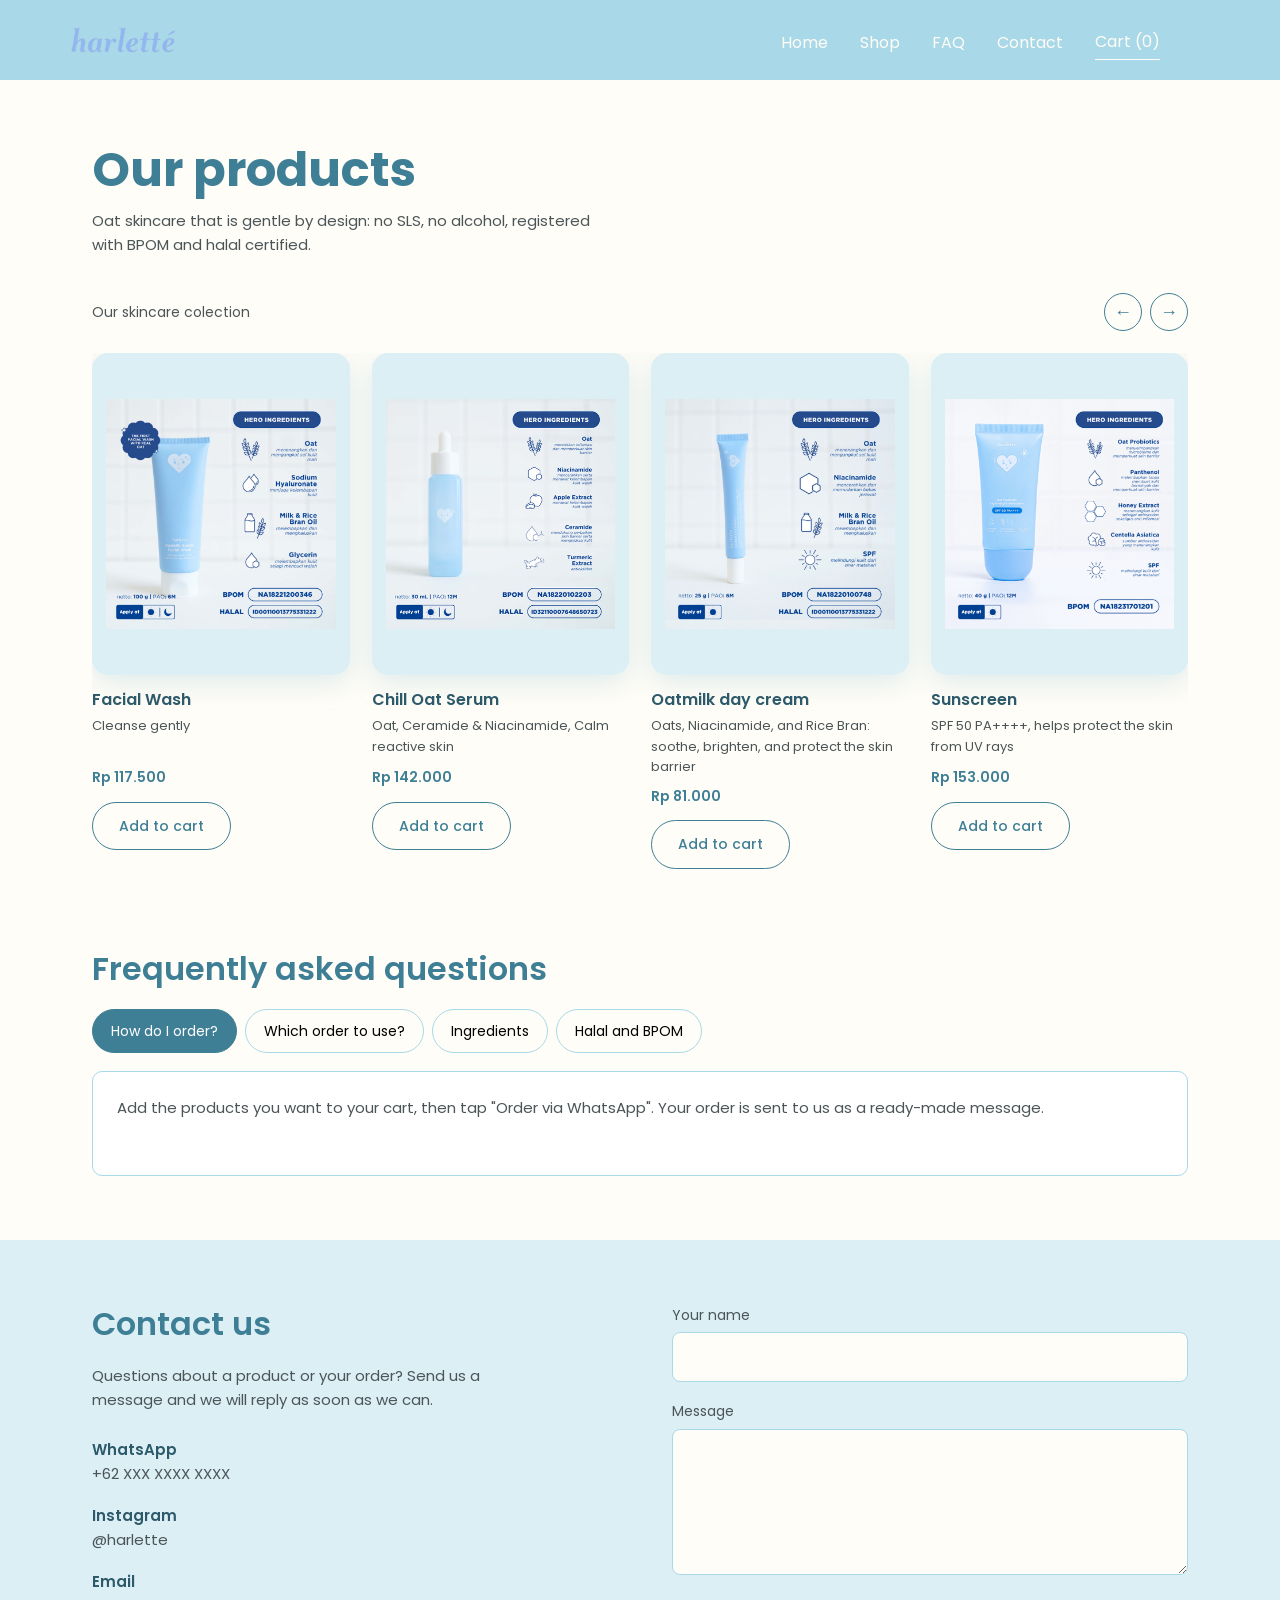
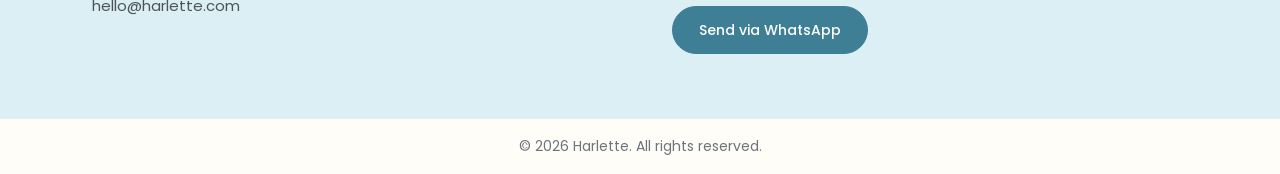
<file: second.html>
<!DOCTYPE html>
<html lang="en">
 
<head>
  <meta charset="UTF-8">
  <meta name="viewport" content="width=device-width, initial-scale=1.0">
  <title>Shop | Harlette</title>
 <!-- googlefont -->
   <link rel="preconnect" href="https://fonts.googleapis.com">
    <link rel="preconnect" href="https://fonts.gstatic.com" crossorigin>
    <link href="https://fonts.googleapis.com/css2?family=Poppins:ital,wght@0,100;0,200;0,300;0,400;0,500;0,600;0,700;0,800;0,900;1,100;1,200;1,300;1,400;1,500;1,600;1,700;1,800;1,900&display=swap" rel="stylesheet">
    <!-- second css -->
  <link rel="stylesheet" href="css/second.css">
</head>
 
<body>
 
  <!-- HEADER  -->
  <header class="header">
    <a href="index.html" class="logo"><img src="assets/Gemini_Generated_Image_1l9sxw1l9sxw1l9s-removebg-preview.png" alt=""></a>
    <nav class="navbar">
      <a href="index.html">Home</a>
      <a href="#shop">Shop</a>
      <a href="#faq">FAQ</a>
      <a href="#contact">Contact</a>
      <button id="cartOpen">Cart (<span id="cartCount">0</span>)</button>
    </nav>
  </header>
 
 
  <main>
 
  <!-- judul -->
  <section class="intro">
    <h1>Our products</h1>
    <p>Oat skincare that is gentle by design: no SLS, no alcohol, registered with BPOM and halal certified.</p>
  </section>
 
 
  <!-- product -->
  <section class="wrap" id="shop">
    <div class="slider-head">
      <p>Our skincare colection</p>
      <div class="arrows">
        <button id="prev" aria-label="Previous">&larr;</button>
        <button id="next" aria-label="Next">&rarr;</button>
      </div>
    </div>
 
    <div class="slider" id="slider">
 
      <article>
        <div class="photo">
          <img src="assets/fw .png" alt="Facial Wash">
        </div>
        <h2 class="name">Facial Wash</h2>
        <p class="tag">Cleanse gently</p>
        <p class="price">Rp 117.500</p>
        <button class="btn add" data-name="Facial Wash">Add to cart</button>
      </article>
 
      <article>
        <div class="photo">
          <img src="assets/serum harlette.png" alt="Chill Oat Serum">
        </div>
        <h2 class="name">Chill Oat Serum</h2>
        <p class="tag">Oat, Ceramide & Niacinamide, Calm reactive skin</p>
        <p class="price">Rp 142.000</p>
        <button class="btn add" data-name="Chill Oat Serum">Add to cart</button>
      </article>
 
      <article>
        <div class="photo">
          <img src="assets/day cream.png" alt="Day Cream">
        </div>
        <h2 class="name">Oatmilk day cream</h2>
        <p class="tag">Oats, Niacinamide, and Rice Bran: soothe, brighten, and protect the skin barrier</p>
        <p class="price">Rp 81.000</p>
        <button class="btn add" data-name="Day Cream">Add to cart</button>
      </article>
 
      <article>
        <div class="photo">
          <img src="assets/sunscreen.png" alt="Sunscreen">
        </div>
        <h2 class="name">Sunscreen</h2>
        <p class="tag"> SPF 50 PA++++, helps protect the skin from UV rays</p>
        <p class="price">Rp 153.000</p>
        <button class="btn add" data-name="Sunscreen">Add to cart</button>
      </article>
 
      <article>
        <div class="photo">
          <img src="assets/sleeping mask.png" alt="Sleeping Mask">
        </div>
        <h2 class="name">Sleeping Mask</h2>
        <p class="tag">Overnight Hydration, keeps skin moisturized all night long</p>
        <p class="price">Rp 151.200</p>
        <button class="btn add" data-name="Sleeping Mask">Add to cart</button>
      </article>
      <article>
        <div class="photo">
          <img src="assets/sleeping mask.png" alt="Sleeping Mask">
        </div>
        <h2 class="name">Sleeping Mask</h2>
        <p class="tag">Overnight Hydration, keeps skin moisturized all night long</p>
        <p class="price">Rp 151.200</p>
        <button class="btn add" data-name="Sleeping Mask">Add to cart</button>
      </article>
      <article>
        <div class="photo">
          <img src="assets/sleeping mask.png" alt="Sleeping Mask">
        </div>
        <h2 class="name">Sleeping Mask</h2>
        <p class="tag">Overnight Hydration, keeps skin moisturized all night long</p>
        <p class="price">Rp 151.200</p>
        <button class="btn add" data-name="Sleeping Mask">Add to cart</button>
      </article>
 
    </div>
  </section>
 
 
  <!-- FAQ -->
  <section class="wrap section" id="faq">
    <h2 class="title">Frequently asked questions</h2>
 
    <!-- tombol tab -->
    <div class="tabs" id="faqTabs">
      <button class="tab on" data-tab="faq-order">How do I order?</button>
      <button class="tab" data-tab="faq-routine">Which order to use?</button>
      <button class="tab" data-tab="faq-ingredients">Ingredients</button>
      <button class="tab" data-tab="faq-halal">Halal and BPOM</button>
    </div>
 
    <!-- isi tab -->
    <div class="tab-box on" id="faq-order">
      <p>Add the products you want to your cart, then tap "Order via WhatsApp". Your order is sent to us as a ready-made message.</p>
    </div>
 
    <div class="tab-box" id="faq-routine">
      <p>Morning: Facial Wash, Chill Oat Serum, Day Creme, then Sunscreen. Night: Facial Wash, Chill Oat Serum, then Sleeping Mask.</p>
    </div>
 
    <div class="tab-box" id="faq-ingredients">
      <p>The full ingredient list is printed on the packaging of every product.</p>
    </div>
 
    <div class="tab-box" id="faq-halal">
      <p>Yes. Harlette is registered with BPOM and halal certified.</p>
    </div>
  </section>
 
 
  <!-- contact section -->
  <section class="contact" id="contact">
    <div class="wrap contact-grid">
 
      <div>
        <h2 class="title">Contact us</h2>
        <p class="lead">Questions about a product or your order? Send us a message and we will reply as soon as we can.</p>
 
        <!-- ganti dengan data kamu -->
        <p class="info"><strong>WhatsApp</strong><br>+62 XXX XXXX XXXX</p>
        <p class="info"><strong>Instagram</strong><br>@harlette</p>
        <p class="info"><strong>Email</strong><br>hello@harlette.com</p>
      </div>
 
      <form id="contactForm">
        <label for="nama">Your name</label>
        <input type="text" id="nama" required>
 
        <label for="pesan">Message</label>
        <textarea id="pesan" rows="5" required></textarea>
 
        <button type="submit" class="btn solid">Send via WhatsApp</button>
      </form>
 
    </div>
  </section>
 
  </main>
 
 
  <!-- ========== FOOTER ========== -->
  <footer class="footer">
    &copy; 2026 Harlette. All rights reserved.
  </footer>
 
 
  <!-- ========== KERANJANG (muncul dari kanan) ========== -->
  <div class="overlay" id="overlay"></div>
 
  <aside class="cart" id="cart">
    <div class="cart-head">
      <span>Your cart</span>
      <button id="cartClose">Close</button>
    </div>
 
    <div class="cart-list" id="cartList"></div>
 
    <div class="cart-foot">
      <a class="btn solid wide" id="checkout" href="#" target="_blank">Order via WhatsApp</a>
    </div>
  </aside>
 
  <script src="js/shop.js"></script>
</body>
 
</html>
</file>
<file: css/second.css>
* {
    margin: 0;
    padding: 0;
    box-sizing: border-box;
    text-decoration: none;
}
 
/* ---------- WARNA (sama persis dengan halaman utama) ---------- */
:root {
    --primary: #A9D8E8;
    --secondary: #DCEFF5;
    --cream: #FFFDF7;
    --white: #FFFFFF;
    --text: #4B5558;
    --dark-blue: #6FAFC4;
    --deep: #3F7F96;
    --pink: #F3C5CC;
    --ink: #2D5A6B;
 
    /* tambahan khusus halaman shop */
    --line: #CFE4EC;
    --accent: #3F7F96;
}
 
html {
    scroll-behavior: smooth;
    overflow-x: hidden;
}
 
body {
    font-family: "Poppins", sans-serif;
    overflow-x: hidden;
    color: var(--text);
    background: var(--cream);
    line-height: 1.6;
}
 
img {
    display: block;
    max-width: 100%;
}
 
button,
input,
textarea {
    font: inherit;
}
 
button {
    cursor: pointer;
}
 
.wrap {
    width: 100%;
    max-width: 1160px;
    margin: 0 auto;
    padding: 0 32px;
}
 
.section {
    padding-top: 64px;
    padding-bottom: 64px;
}
 
.title {
    margin-bottom: 20px;
    font-size: 2rem;
    font-weight: 600;
    line-height: 1.25;
    color: var(--deep);
}
 
.lead {
    max-width: 430px;
    margin-bottom: 26px;
    font-size: 15px;
}
 
 
/* ---------- HEADER (sama dengan halaman utama) ---------- */
header {
    background: var(--primary);
    padding: 0.5rem;
}
 
.header {
    display: flex;
    justify-content: space-between;
    align-items: center;
}
 
.header img {
    width: 10rem;
    height: 4rem;
    object-fit: contain;
    position: relative;
    left: 35px;
}
 
.navbar {
    display: flex;
    justify-content: center;
    align-items: center;
    gap: 2rem;
    margin: 0.3rem 7rem 0 1rem;
}
 
.navbar a {
    color: var(--cream);
}
 
.navbar a:hover,
#cartOpen:hover {
    color: var(--ink);
}
 
#cartOpen {
    padding: 4px 0;
    border: 0;
    border-bottom: 1px solid var(--cream);
    background: transparent;
    color: var(--cream);
}
 
 
/* ---------- JUDUL SHOP ---------- */
.intro {
    max-width: 1160px;
    margin: 0 auto;
    padding: 62px 32px 24px;
}
 
.intro h1 {
    font-size: clamp(2rem, 4vw, 3rem);
    font-weight: 700;
    line-height: 1.15;
    color: var(--deep);
}
 
.intro p {
    max-width: 510px;
    margin-top: 12px;
    font-size: 15px;
}
 
 
/* ---------- PRODUK (SLIDER) ---------- */
.slider-head {
    display: flex;
    align-items: center;
    justify-content: space-between;
    margin: 12px 0 22px;
    font-size: 14px;
}
 
.arrows {
    display: flex;
    gap: 8px;
}
 
.arrows button {
    width: 38px;
    height: 38px;
    border: 1.5px solid var(--deep);
    border-radius: 50%;
    background: transparent;
    color: var(--deep);
    font-size: 18px;
    transition: background 0.25s, color 0.25s;
}
 
.arrows button:hover {
    background: var(--dark-blue);
    color: var(--white);
}
 
.slider {
    display: flex;
    gap: 22px;
    padding-bottom: 16px;
    overflow-x: auto;
    overflow-y: hidden;
    scroll-snap-type: x mandatory;
    scrollbar-width: none;
    scroll-behavior: smooth;
}
 
.slider::-webkit-scrollbar {
    display: none;
}
 
.slider article {
    flex: 0 0 calc((100% - 66px) / 4);   /* 4 produk per layar */
    min-width: 0;
    scroll-snap-align: start;
}
 
.photo {
    display: flex;
    align-items: center;
    justify-content: center;
    aspect-ratio: 4 / 5;
    padding: 14px;
    overflow: hidden;
    background: var(--secondary);
    border-radius: 16px;
    box-shadow: 0 8px 28px rgba(111, 175, 196, 0.22);
}
 
.photo img {
    width: 100%;
    height: 100%;
    object-fit: contain;
    transition: transform 0.25s ease;
}
 
.photo:hover img {
    transform: scale(1.035);
}
 
.name {
    margin-top: 14px;
    font-size: 16px;
    font-weight: 600;
    line-height: 1.4;
    color: var(--ink);
}
 
.tag {
    min-height: 42px;
    margin-top: 5px;
    font-size: 13px;
    line-height: 1.55;
}
 
.price {
    margin-top: 8px;
    font-size: 14px;
    font-weight: 600;
    color: var(--deep);
}
 
 
/* ---------- TOMBOL (pill, sama dengan halaman utama) ---------- */
.btn {
    display: inline-flex;
    align-items: center;
    justify-content: center;
    margin-top: 13px;
    padding: 12px 26px;
    border: 1.5px solid var(--deep);
    border-radius: 25px;
    background: transparent;
    color: var(--deep);
    font-size: 14px;
    font-weight: 500;
    transition: background 0.25s, color 0.25s, transform 0.25s;
}
 
.btn:hover {
    background: var(--dark-blue);
    border-color: var(--dark-blue);
    color: var(--white);
    transform: translateY(-2px);
}
 
.btn.solid {
    background: var(--deep);
    color: var(--white);
}
 
.btn.solid:hover {
    background: var(--dark-blue);
}
 
.btn.wide {
    display: flex;
    width: 100%;
    margin-top: 0;
}
 
.btn.off {
    opacity: 0.4;
    pointer-events: none;
}
 
 
/* ---------- FAQ ---------- */
.tabs {
    display: flex;
    flex-wrap: wrap;
    gap: 8px;
    margin-bottom: 18px;
}
 
.tab {
    padding: 10px 18px;
    border: 1.5px solid var(--primary);
    border-radius: 25px;
    background: transparent;
    font-size: 14px;
    transition: background 0.25s, color 0.25s;
}
 
.tab:hover {
    background: var(--secondary);
}
 
.tab.on {
    border-color: var(--deep);
    background: var(--deep);
    color: var(--white);
}
 
.tab-box {
    display: none;
    min-height: 105px;
    padding: 24px;
    border: 1px solid var(--primary);
    border-radius: 10px;
    background: var(--white);
    font-size: 15px;
}
 
.tab-box.on {
    display: block;
}
 
 
/* ---------- CONTACT ---------- */
.contact {
    padding: 64px 0;
    background: var(--secondary);
}
 
.contact-grid {
    display: grid;
    grid-template-columns: 1fr 1fr;
    gap: 64px;
}
 
.info {
    margin-bottom: 18px;
    font-size: 15px;
}
 
.info strong {
    color: var(--ink);
    font-weight: 600;
}
 
form label {
    display: block;
    margin-bottom: 6px;
    font-size: 14px;
}
 
form input,
form textarea {
    display: block;
    width: 100%;
    margin-bottom: 18px;
    padding: 12px 14px;
    font-size: 15px;
    color: var(--ink);
    background: var(--cream);
    border: 1px solid var(--primary);
    border-radius: 8px;
    outline: none;
}
 
form input:focus,
form textarea:focus {
    border-color: var(--deep);
}
 
form textarea {
    resize: vertical;
}
 
 
/* ---------- FOOTER ---------- */
.footer {
    padding: 16px;
    border-top: 1px solid var(--secondary);
    background: var(--cream);
    color: #6c757d;
    text-align: center;
    font-size: 14px;
}
 
 
/* ---------- KERANJANG ---------- */
.overlay {
    position: fixed;
    inset: 0;
    z-index: 90;
    background: rgba(0, 0, 0, 0.35);
    opacity: 0;
    visibility: hidden;
    transition: opacity 0.25s ease, visibility 0.25s ease;
}
 
.overlay.open {
    opacity: 1;
    visibility: visible;
}
 
.cart {
    position: fixed;
    top: 0;
    right: 0;
    bottom: 0;
    z-index: 100;
    display: flex;
    flex-direction: column;
    width: min(370px, 100%);
    background: var(--cream);
    transform: translateX(100%);
    transition: transform 0.25s ease;
}
 
.cart.open {
    transform: translateX(0);
}
 
.cart-head {
    display: flex;
    justify-content: space-between;
    align-items: center;
    padding: 20px 24px;
    border-bottom: 1px solid var(--line);
    background: var(--primary);
    color: var(--cream);
    font-size: 15px;
    font-weight: 600;
}
 
.cart-head button {
    padding: 5px 0;
    border: 0;
    border-bottom: 1px solid var(--cream);
    background: transparent;
    color: var(--cream);
}
 
.cart-list {
    flex: 1;
    padding: 20px 24px;
    overflow-y: auto;
    overflow-x: hidden;
}
 
.empty {
    margin-top: 30%;
    text-align: center;
}
 
.item {
    display: flex;
    justify-content: space-between;
    align-items: center;
    gap: 12px;
    padding: 14px 0;
    border-bottom: 1px solid var(--line);
    font-size: 14px;
}
 
.qty {
    display: flex;
    align-items: center;
    flex-shrink: 0;
    border: 1px solid var(--primary);
    border-radius: 8px;
    overflow: hidden;
}
 
.qty button {
    width: 30px;
    height: 30px;
    border: 0;
    background: transparent;
    color: var(--deep);
}
 
.qty span {
    width: 26px;
    text-align: center;
    font-size: 13px;
}
 
.cart-foot {
    padding: 18px 24px;
    border-top: 1px solid var(--line);
}
</file>
